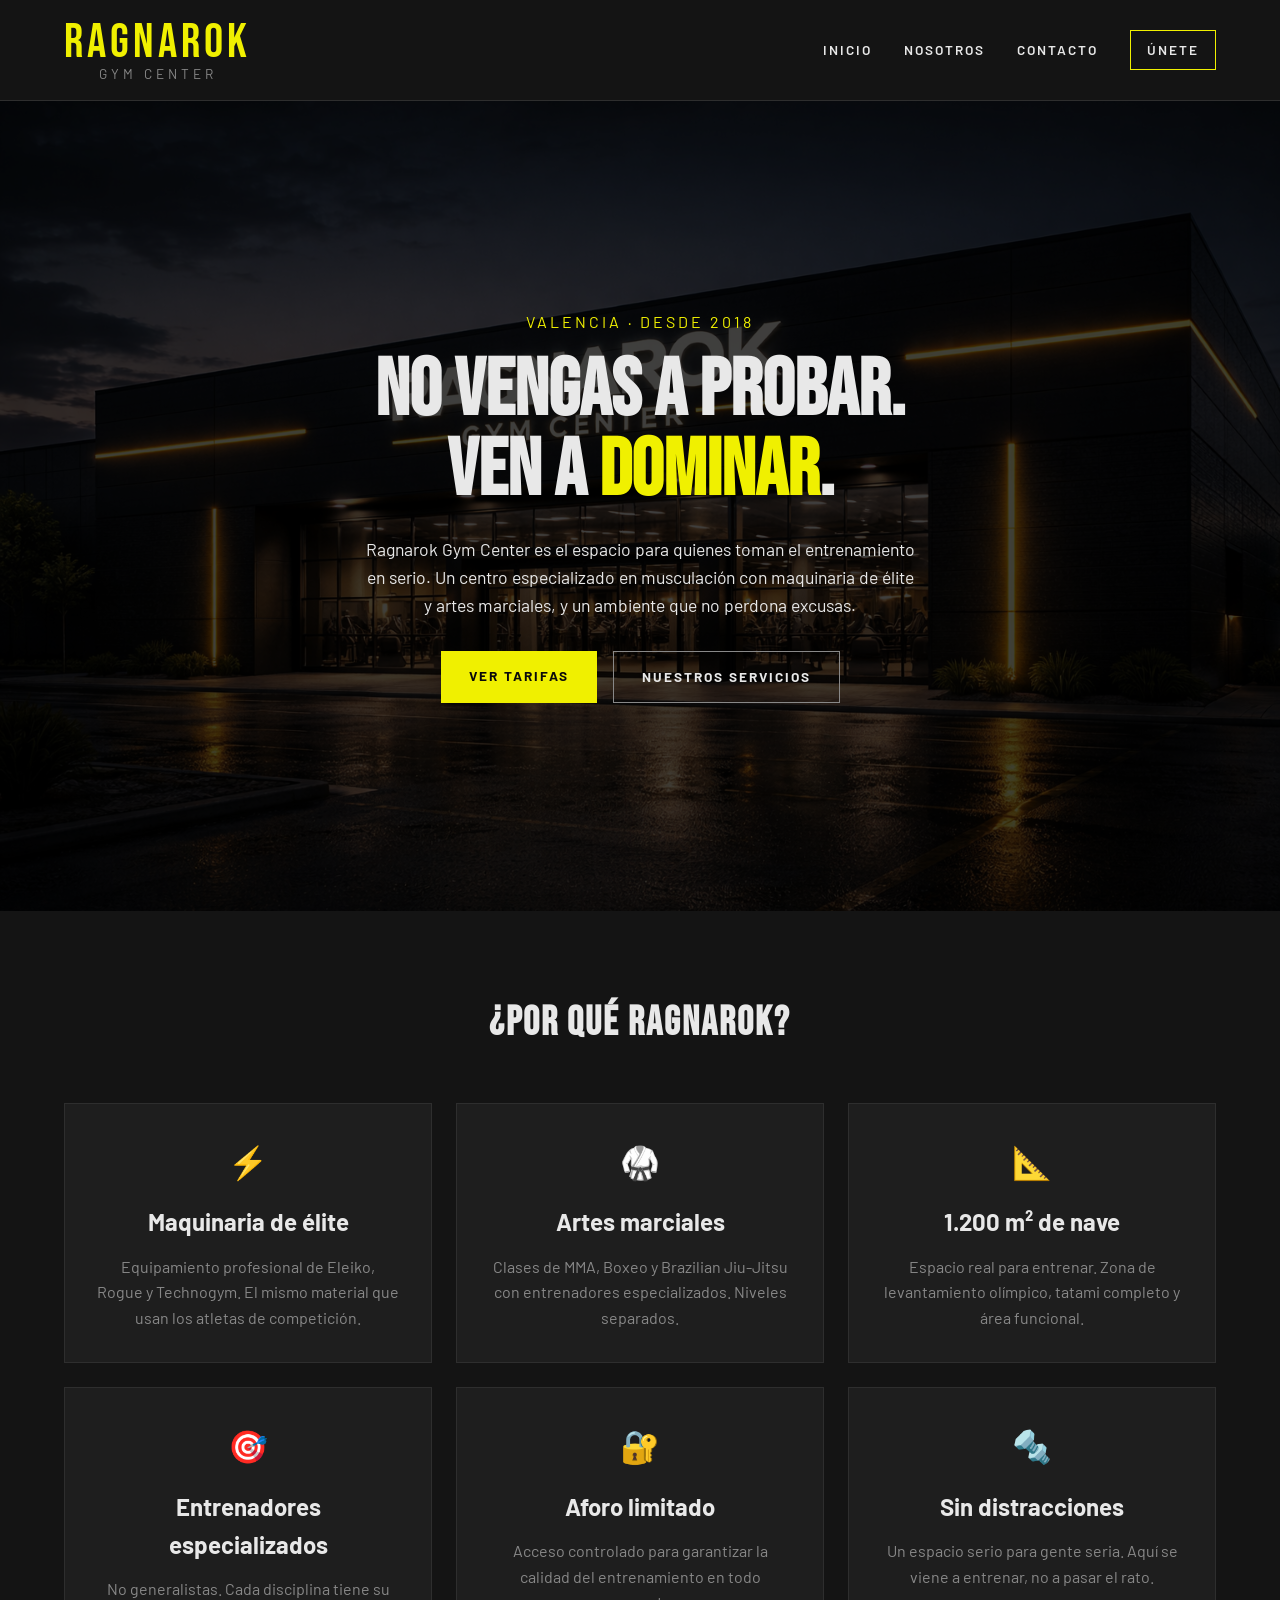
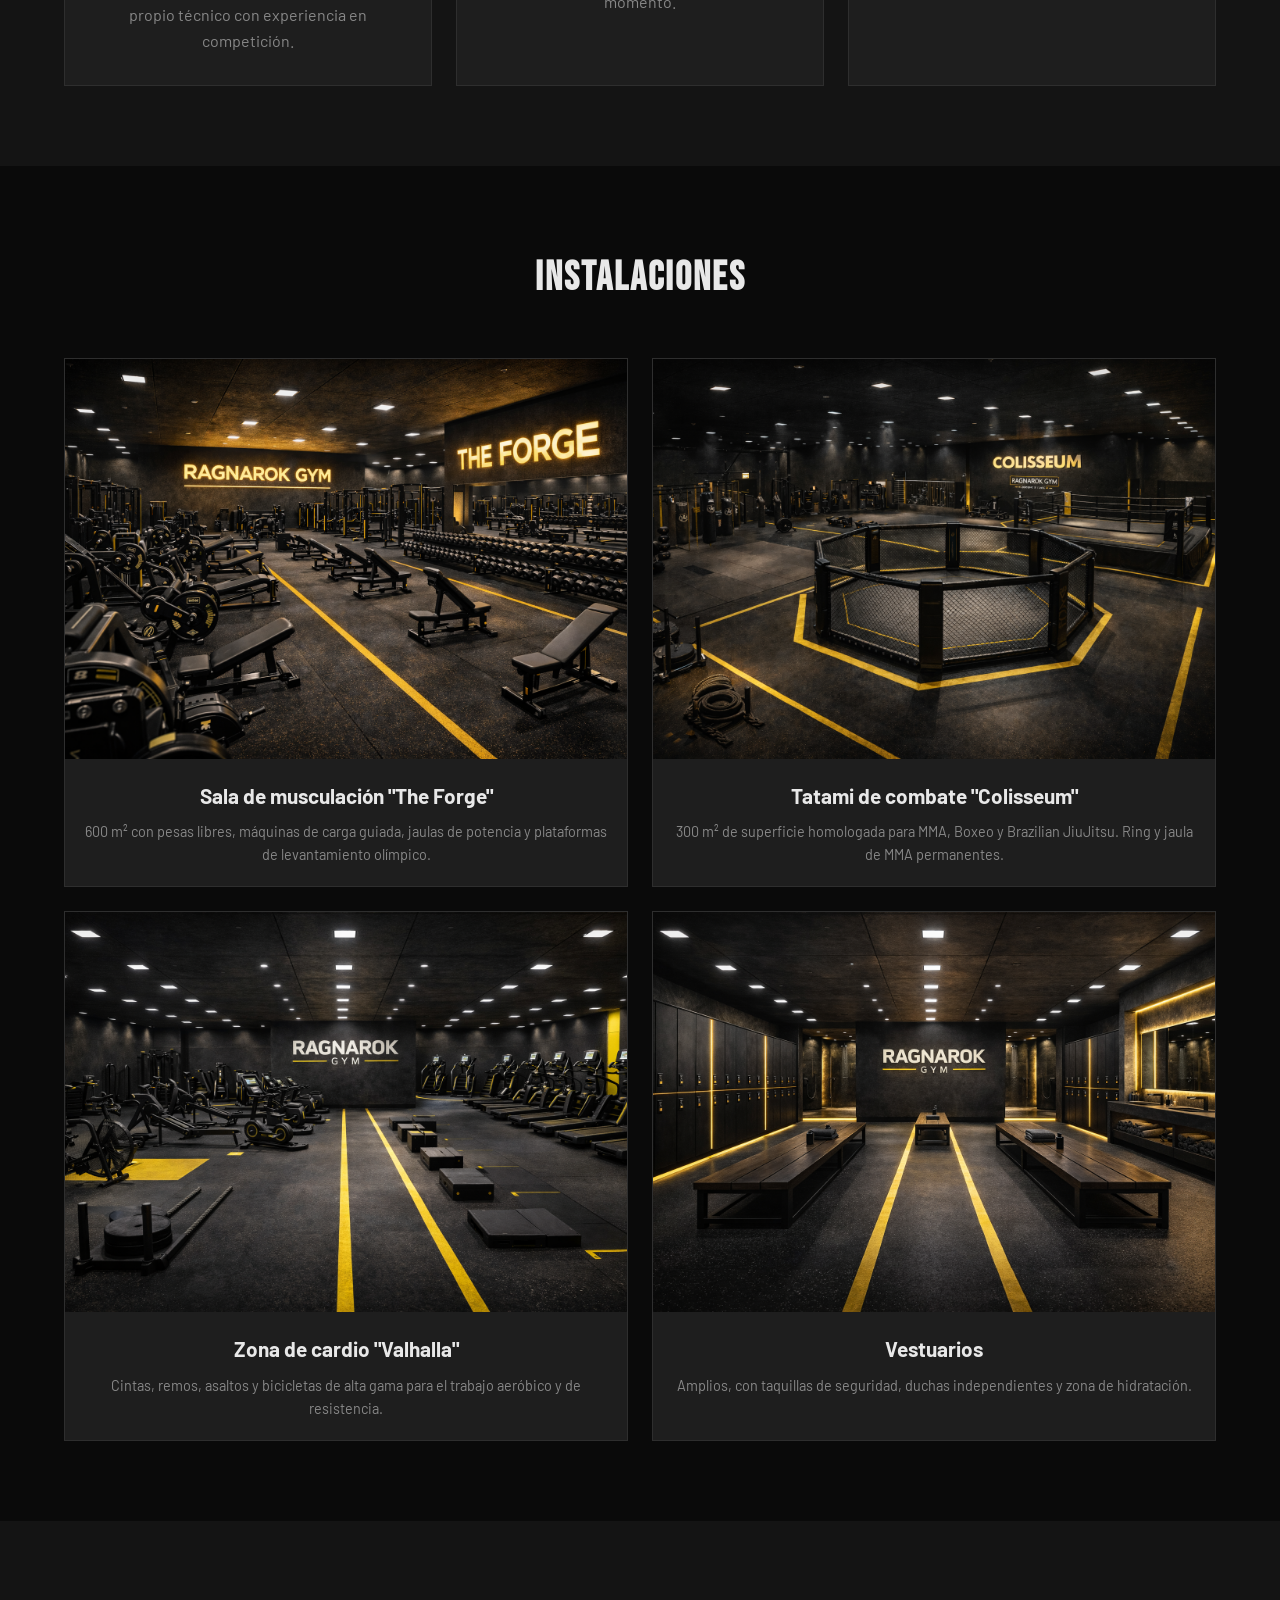
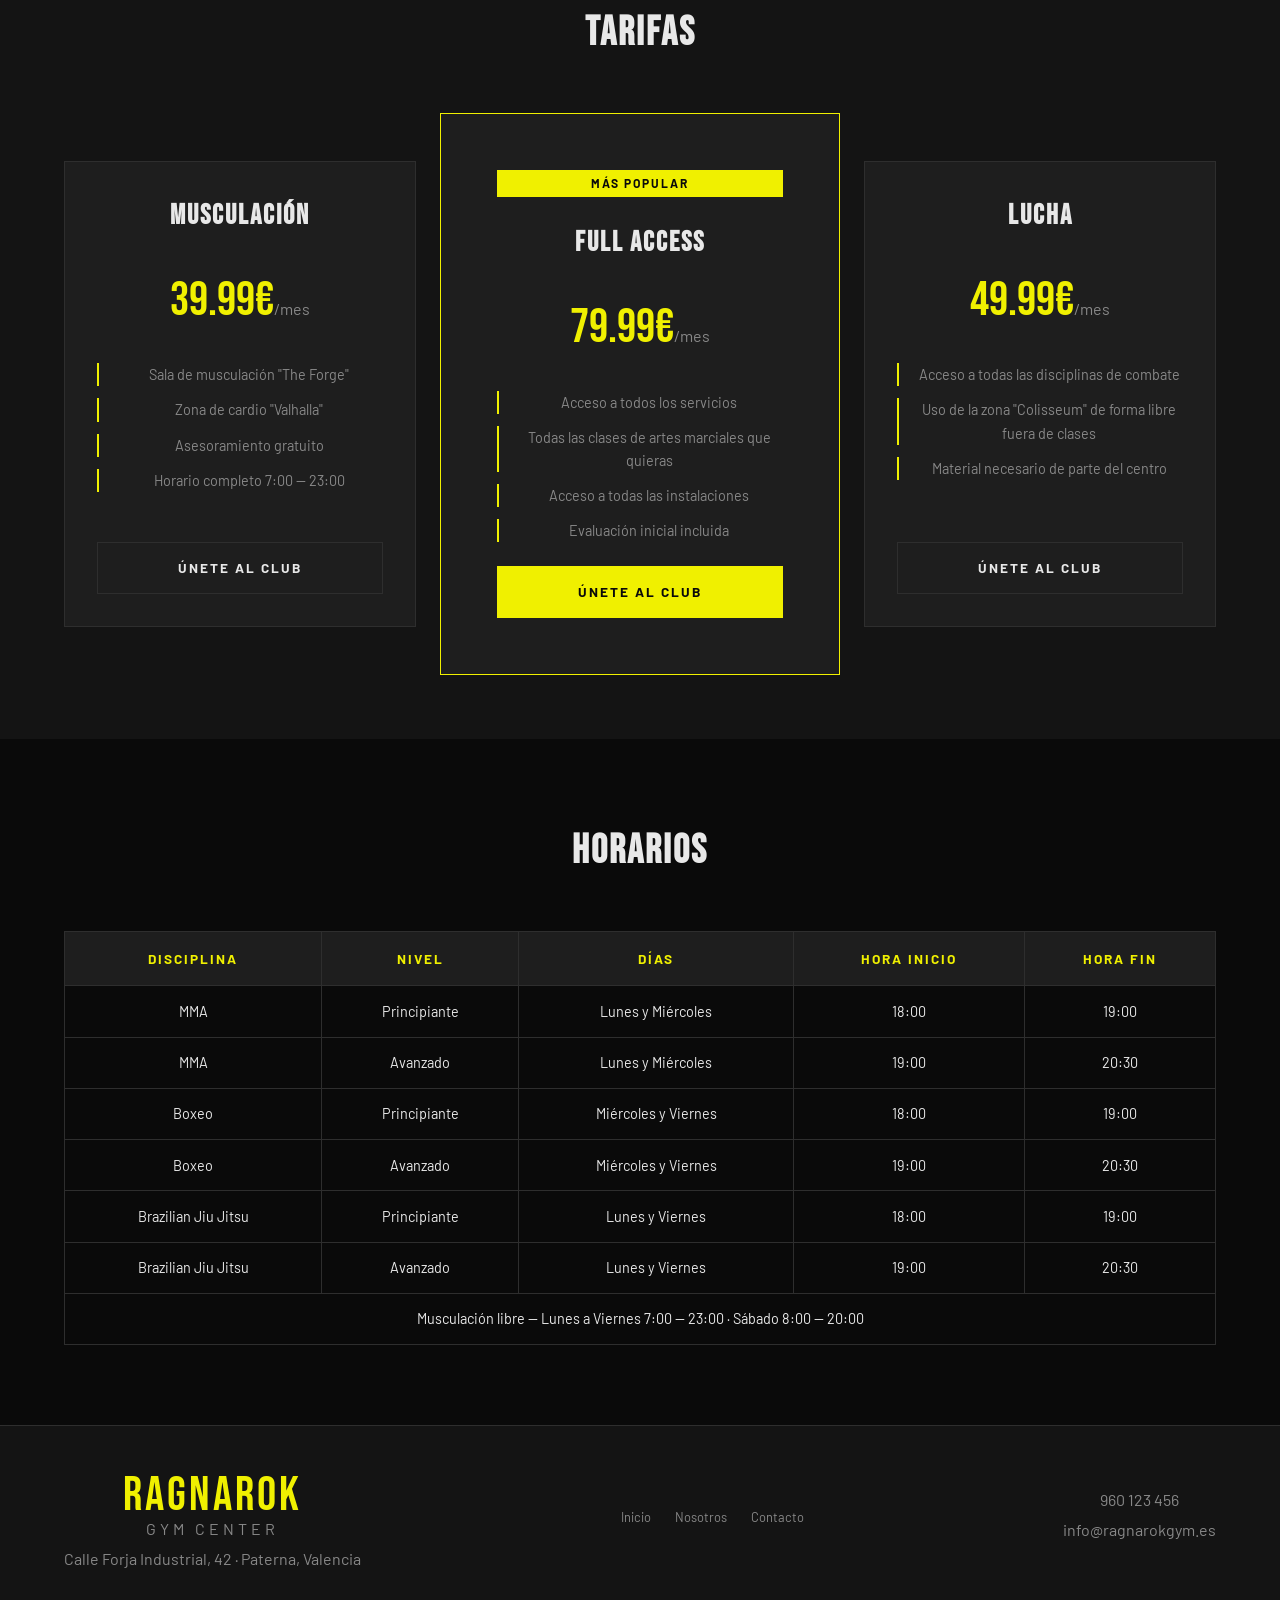
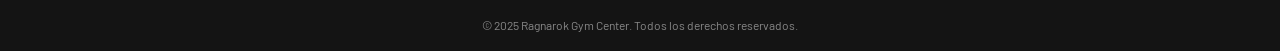
<file: web/index.html>
<!DOCTYPE html>
<html lang="en">
<head>
    <meta charset="UTF-8">
    <meta name="viewport" content="width=device-width, initial-scale=1.0">
    <title>Ragnarok Gym Center - Forja tu límite</title>
    <link rel="preconnect" href="https://fonts.googleapis.com" />
  <link rel="preconnect" href="https://fonts.gstatic.com" crossorigin />
  <link href="https://fonts.googleapis.com/css2?family=Bebas+Neue&family=Barlow:wght@300;400;600;700&display=swap" rel="stylesheet" />
  <link rel="stylesheet" href="styles.css" />
</head>
<body>

    <!-- HEADER -->
    <header >
        <div class="contenedor header-interno">

            <a href="index.html" class="logo">
                <span class="logo-nombre">RAGNAROK</span>
                <span class="logo-slogan">GYM CENTER</span>
            </a>

            <nav class="nav-principal">
                <a href="index.html" class="nav-enlace activo">Inicio</a>
                <a href="nosotros.html" class="nav-enlace">Nosotros</a>
                <a href="contacto.html" class="nav-enlace">Contacto</a>
                <a href="index.html#tarifas" class="nav-enlace nav-enlace--cta">Únete</a>
            </nav>

        </div>
    </header>

    <!-- MAIN -->
    <main>
        <section class="hero" id="inicio">
            <div class="hero-fondo"></div>
            <div class="contenedor hero-contenido">

                <p class="hero-eyebrow">Valencia · Desde 2018</p>

                <h1 class="hero-titulo">
                    No vengas a probar. <br>
                    Ven a <span class="texto-acento">dominar</span>.
                </h1>

                <p class="hero-descripcion">
                    Ragnarok Gym Center es el espacio para quienes toman el entrenamiento en serio.
                    Un centro especializado en musculación con maquinaria de élite y artes marciales,
                    y un ambiente que no perdona excusas.
                </p>

                <div class="hero-botones">
                    <a href="index.html#tarifas" class="btn btn--primario">Ver tarifas</a>
                    <a href="servicios.html" class="btn btn--fantasma">Nuestros servicios</a>
                </div>

            </div>
        </section>

        <!-- SECTION BENEFICIOS -->
        <section class="beneficios" id="beneficios">
            <div class="contenedor">

                <h2>¿Por qué Ragnarok?</h2>

                <div class="beneficios-grid">

                    <article>
                        <span>⚡</span>
                        <h3>Maquinaria de élite</h3>
                        <p>Equipamiento profesional de Eleiko, Rogue y Technogym. El mismo material que usan los atletas de competición.</p>
                    </article>

                    <article>
                        <span>🥋</span>
                        <h3>Artes marciales</h3>
                        <p>Clases de MMA, Boxeo y Brazilian Jiu-Jitsu con entrenadores especializados. Niveles separados.</p>
                    </article>

                    <article>
                        <span>📐</span>
                        <h3>1.200 m² de nave</h3>
                        <p>Espacio real para entrenar. Zona de levantamiento olímpico, tatami completo y área funcional.</p>
                    </article>

                    <article>
                        <span>🎯</span>
                        <h3>Entrenadores especializados</h3>
                        <p>No generalistas. Cada disciplina tiene su propio técnico con experiencia en competición.</p>
                    </article>

                    <article>
                        <span>🔐</span>
                        <h3>Aforo limitado</h3>
                        <p>Acceso controlado para garantizar la calidad del entrenamiento en todo momento.</p>
                    </article>

                    <article>
                        <span>🔩</span>
                        <h3>Sin distracciones</h3>
                        <p>Un espacio serio para gente seria. Aquí se viene a entrenar, no a pasar el rato.</p>
                    </article>
                </div>
            </div>
        </section>

        <!-- SECTION INSTALACIONES -->
        <section class="instalaciones" id="instalaciones">
            <div class="contenedor">

                <h2>Instalaciones</h2>

                <div class="instalaciones-grid">
                    <article>
                        <img src="img/sala-musculacion.jpg" alt="Sala de musculación principal">
                        <h3>Sala de musculación "The Forge"</h3>
                        <p>600 m² con pesas libres, máquinas de carga guiada, jaulas de potencia y plataformas de levantamiento olímpico.</p>
                    </article>

                    <article>
                        <img src="img/tatami.jpg" alt="Tatami y zona de combate">
                        <h3>Tatami de combate "Colisseum"</h3>
                        <p>300 m² de superficie homologada para MMA, Boxeo y Brazilian JiuJitsu. Ring y jaula de MMA permanentes.</p>
                    </article>

                    <article>
                        <img src="img/cardio.jpg" alt="Zona de cardio">
                        <h3>Zona de cardio "Valhalla"</h3>
                        <p>Cintas, remos, asaltos y bicicletas de alta gama para el trabajo aeróbico y de resistencia.</p>
                    </article>

                    <article>
                        <img src="img/vestuarios.jpg" alt="Vestuarios">
                        <h3>Vestuarios</h3>
                        <p>Amplios, con taquillas de seguridad, duchas independientes y zona de hidratación.</p>
                    </article>
                    

                </div>
            </div>
        </section>

        <!-- SECTION TARIFAS -->
        <section class="tarifas" id="tarifas">
            <div class="contenedor">

                <h2>Tarifas</h2>

                <div class="tarifas-grid">

                    <article>
                        <h3>Musculación</h3>
                        <p class="precio">39.99€<span>/mes</span></p>
                        <ul>
                            <li>Sala de musculación "The Forge"</li>
                            <li>Zona de cardio "Valhalla"</li>
                            <li>Asesoramiento gratuito</li>
                            <li>Horario completo 7:00 — 23:00</li>
                        </ul>
                        <a class="btn">Únete al club</a>
                    </article>

                    <article class="destacado">
                        <p class="badge">Más popular</p>
                        <h3>Full Access</h3>
                        <p class="precio">79.99€<span>/mes</span></p>
                        <ul>
                            <li>Acceso a todos los servicios</li>
                            <li>Todas las clases de artes marciales que quieras</li>
                            <li>Acceso a todas las instalaciones</li>
                            <li>Evaluación inicial incluida</li>
                        </ul>
                        <a class="btn">Únete al club</a>
                    </article>

                    <article>
                        <h3>Lucha</h3>
                        <p class="precio">49.99€<span>/mes</span></p>
                        <ul>
                            <li>Acceso a todas las disciplinas de combate</li>
                            <li>Uso de la zona "Colisseum" de forma libre fuera de clases</li>
                            <li>Material necesario de parte del centro</li>
                        </ul>
                        <a href="contacto.html" class="btn">Únete al club</a>
                    </article>

                </div>
            </div>

        </section>

        <!-- SECTION HORARIO  -->
        <section class="horarios" id="horarios">
            <div class="contenedor">

                <h2>Horarios</h2>

                <table>
                    <thead>
                        <tr>
                            <th>Disciplina</th>
                            <th>Nivel</th>
                            <th>Días</th>
                            <th>Hora inicio</th>
                            <th>Hora fin</th>
                        </tr>
                    </thead>
                    <tbody>
                        <tr>
                            <td>MMA</td>
                            <td>Principiante</td>
                            <td>Lunes y Miércoles</td>
                            <td>18:00</td>
                            <td>19:00</td>
                        </tr>
                        <tr>
                            <td>MMA</td>
                            <td>Avanzado</td>
                            <td>Lunes y Miércoles</td>
                            <td>19:00</td>
                            <td>20:30</td>
                        </tr>
                        <tr>
                            <td>Boxeo</td>
                            <td>Principiante</td>
                            <td>Miércoles y Viernes</td>
                            <td>18:00</td>
                            <td>19:00</td>
                        </tr>
                        <tr>
                            <td>Boxeo</td>
                            <td>Avanzado</td>
                            <td>Miércoles y Viernes</td>
                            <td>19:00</td>
                            <td>20:30</td>
                        </tr>
                        <tr>
                            <td>Brazilian Jiu Jitsu</td>
                            <td>Principiante</td>
                            <td>Lunes y Viernes</td>
                            <td>18:00</td>
                            <td>19:00</td>
                        </tr>
                        <tr>
                            <td>Brazilian Jiu Jitsu</td>
                            <td>Avanzado</td>
                            <td>Lunes y Viernes</td>
                            <td>19:00</td>
                            <td>20:30</td>
                        </tr>
                        <tr>
                            <td colspan="5">Musculación libre — Lunes a Viernes 7:00 — 23:00 · Sábado 8:00 — 20:00</td>
                        </tr>
                    </tbody>
                </table>
            </div>
        </section>

    </main>

    <!-- FOOTER  -->
    <footer class="footer">
        <div class="contenedor footer-inner">

            <div>
                <div class="logo-footer">
                    <p class="logo-nombre">RAGNAROK</p>
                    <p class="logo-slogan">GYM CENTER</p>
                </div>
                <p>Calle Forja Industrial, 42 · Paterna, Valencia</p>
            </div>

            <nav>
                <a href="index.html">Inicio</a>
                <a href="nosotros.html">Nosotros</a>
                <a href="contacto.html">Contacto</a>
            </nav>

            <div>
                <p>960 123 456</p>
                <p>info@ragnarokgym.es</p>
            </div>

        </div>

        <p class="footer-copy">© 2025 Ragnarok Gym Center. Todos los derechos reservados.</p>
    </footer>
</body>
</html>
</file>
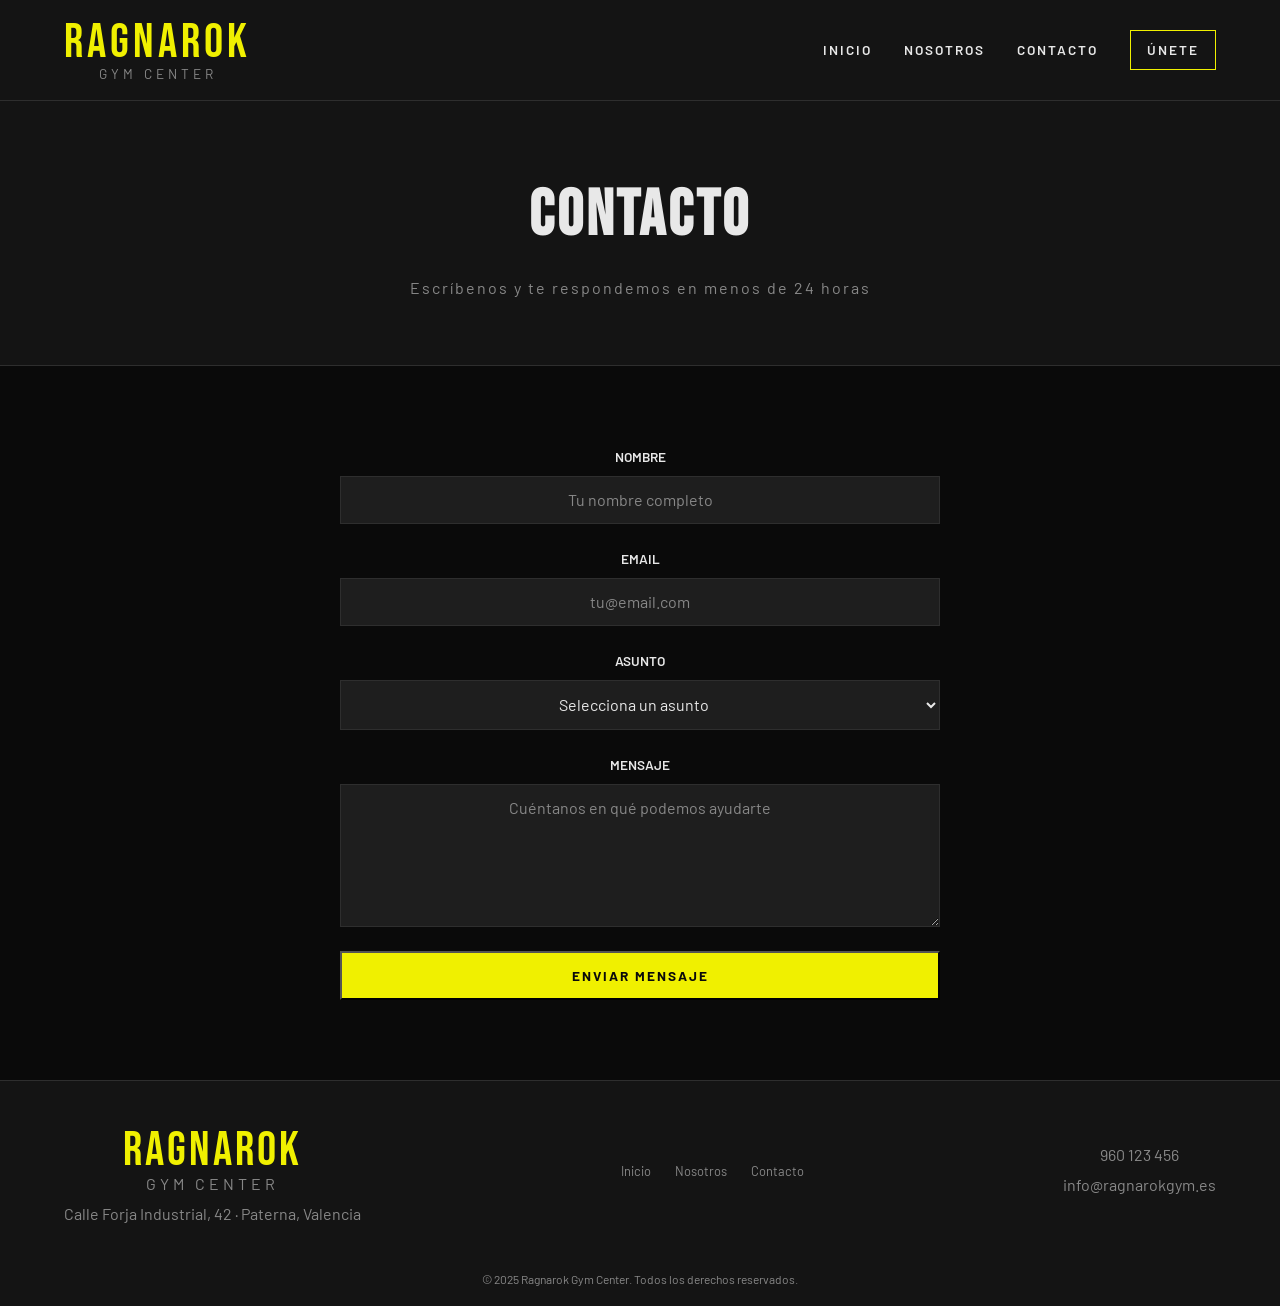
<file: web/contacto.html>
<!DOCTYPE html>
<html lang="es">
<head>
    <meta charset="UTF-8" />
    <meta name="viewport" content="width=device-width, initial-scale=1.0" />
    <title>Ragnarok Gym Center — Contacto</title>
    <link rel="preconnect" href="https://fonts.googleapis.com" />
    <link rel="preconnect" href="https://fonts.gstatic.com" crossorigin />
    <link href="https://fonts.googleapis.com/css2?family=Bebas+Neue&family=Barlow:wght@300;400;600;700&display=swap" rel="stylesheet" />
    <link rel="stylesheet" href="styles.css" />
</head>
<body>

    <header>
        <div class="contenedor header-interno">
            <a href="index.html" class="logo">
                <span class="logo-nombre">RAGNAROK</span>
                <span class="logo-slogan">GYM CENTER</span>
            </a>
            <nav class="nav-principal">
                <a href="index.html" class="nav-enlace">Inicio</a>
                <a href="nosotros.html" class="nav-enlace">Nosotros</a>
                <a href="contacto.html" class="nav-enlace activo">Contacto</a>
                <a href="index.html#tarifas" class="nav-enlace nav-enlace--cta">Únete</a>
            </nav>
        </div>
    </header>

    <main>

        <section class="pagina-hero">
        <div class="contenedor">
            <h1>Contacto</h1>
            <p>Escríbenos y te respondemos en menos de 24 horas</p>
        </div>
        </section>

        <section class="contacto">
            <div class="contenedor">

                <form class="formulario">

                <div class="campo">
                    <label for="nombre">Nombre</label>
                    <input type="text" id="nombre" name="nombre" placeholder="Tu nombre completo">
                </div>

                <div class="campo">
                    <label for="email">Email</label>
                    <input type="email" id="email" name="email" placeholder="tu@email.com">
                </div>

                <div class="campo">
                    <label for="asunto">Asunto</label>
                    <select id="asunto" name="asunto">
                        <option value="">Selecciona un asunto</option>
                        <option value="informacion">Información</option>
                        <option value="tarifas">Tarifas</option>
                        <option value="clases">Clases de artes marciales</option>
                    <option value="otro">Otro</option>
                    </select>
                </div>

                <div class="campo">
                    <label for="mensaje">Mensaje</label>
                    <textarea id="mensaje" name="mensaje" rows="6" placeholder="Cuéntanos en qué podemos ayudarte"></textarea>
                </div>

                <button type="submit" class="btn btn--primario">Enviar mensaje</button>

                </form>

            </div>
        </section>

    </main>

    <footer>
        <div class="contenedor footer-inner">
            <div>
                <p class="logo-nombre">RAGNAROK</p>
                <p class="logo-slogan">GYM CENTER</p>
                <p>Calle Forja Industrial, 42 · Paterna, Valencia</p>
            </div>
            <nav>
                <a href="index.html">Inicio</a>
                <a href="nosotros.html">Nosotros</a>
                <a href="contacto.html">Contacto</a>
            </nav>
            <div>
                <p>960 123 456</p>
                <p>info@ragnarokgym.es</p>
            </div>
        </div>
        <p class="footer-copy">© 2025 Ragnarok Gym Center. Todos los derechos reservados.</p>
    </footer>

</body>
</html>
</file>
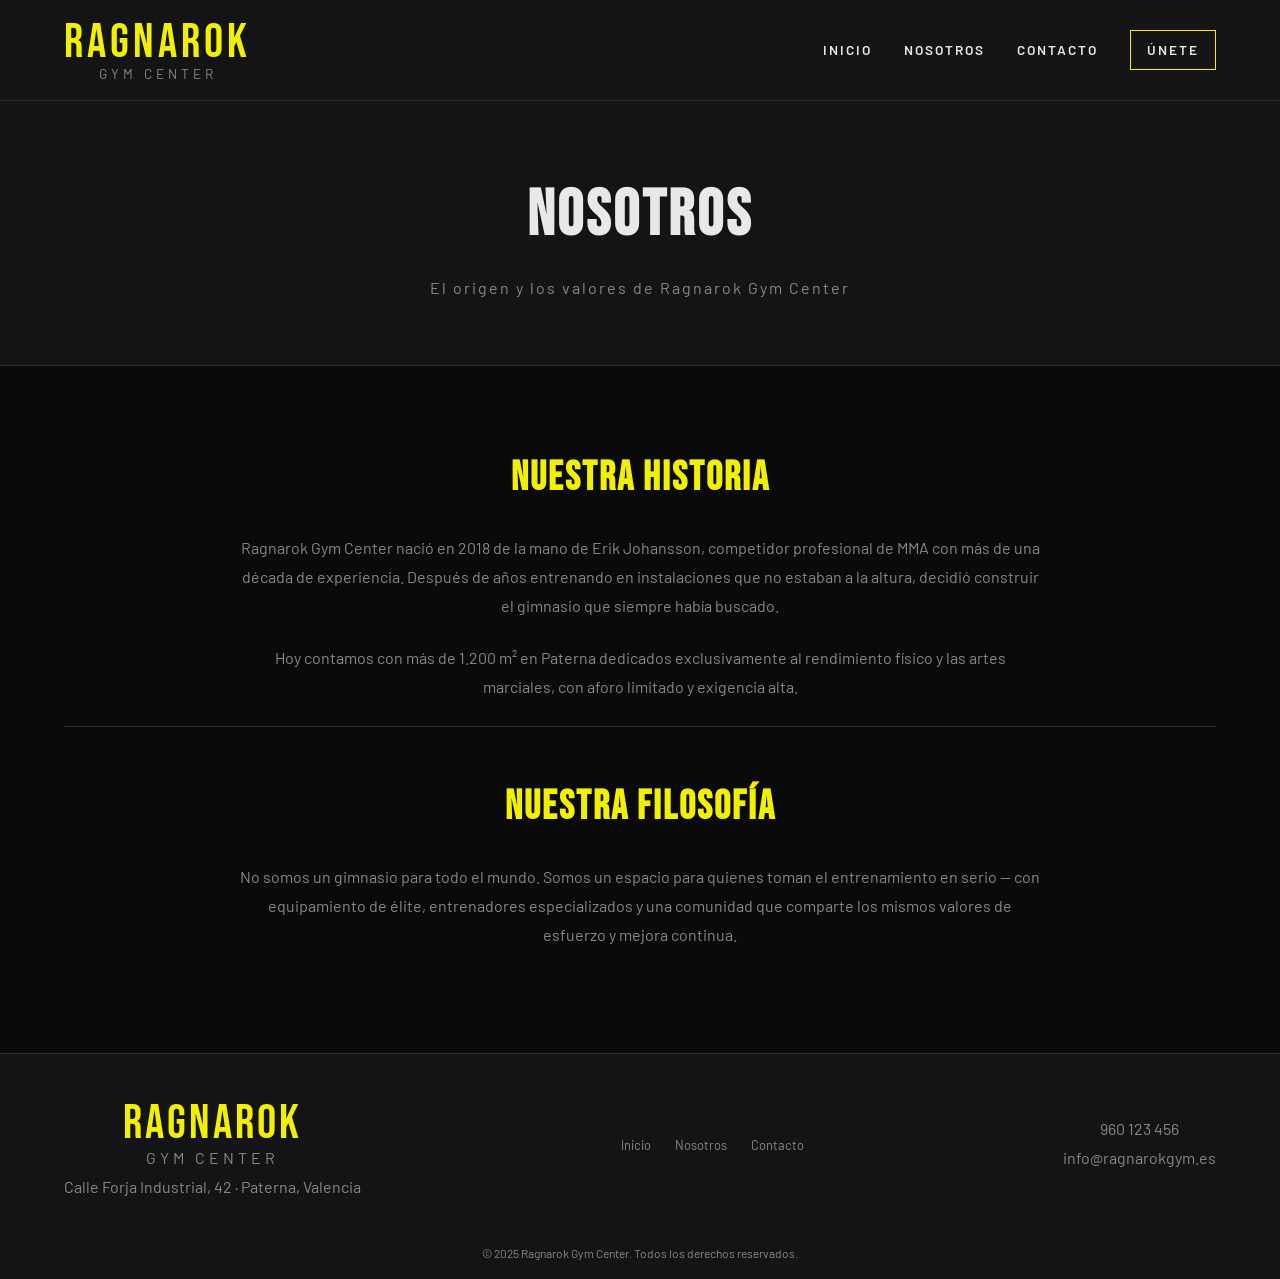
<file: web/nosotros.html>
<!DOCTYPE html>
<html lang="es">
<head>
  <meta charset="UTF-8" />
  <meta name="viewport" content="width=device-width, initial-scale=1.0" />
  <title>Ragnarok Gym Center — Nosotros</title>
  <link rel="preconnect" href="https://fonts.googleapis.com" />
  <link rel="preconnect" href="https://fonts.gstatic.com" crossorigin />
  <link href="https://fonts.googleapis.com/css2?family=Bebas+Neue&family=Barlow:wght@300;400;600;700&display=swap" rel="stylesheet" />
  <link rel="stylesheet" href="styles.css" />
</head>
<body>

    <header >
        <div class="contenedor header-interno">

            <a href="index.html" class="logo">
                <span class="logo-nombre">RAGNAROK</span>
                <span class="logo-slogan">GYM CENTER</span>
            </a>

            <nav class="nav-principal">
                <a href="index.html" class="nav-enlace">Inicio</a>
                <a href="nosotros.html" class="nav-enlace activo">Nosotros</a>
                <a href="contacto.html" class="nav-enlace">Contacto</a>
                <a href="index.html#tarifas" class="nav-enlace nav-enlace--cta">Únete</a>
            </nav>

        </div>
    </header>

    <main>
        <section class="pagina-hero">
            <div class="contenedor">
                <h1>Nosotros</h1>
                <p>El origen y los valores de Ragnarok Gym Center</p>
            </div>
            </section>

            <section class="nosotros-contenido">
            <div class="contenedor">

                <h2>Nuestra historia</h2>
                <p>Ragnarok Gym Center nació en 2018 de la mano de Erik Johansson, competidor profesional de MMA con más de una década de experiencia. Después de años entrenando en instalaciones que no estaban a la altura, decidió construir el gimnasio que siempre había buscado.</p>
                <p>Hoy contamos con más de 1.200 m² en Paterna dedicados exclusivamente al rendimiento físico y las artes marciales, con aforo limitado y exigencia alta.</p>

                <h2>Nuestra filosofía</h2>
                <p>No somos un gimnasio para todo el mundo. Somos un espacio para quienes toman el entrenamiento en serio — con equipamiento de élite, entrenadores especializados y una comunidad que comparte los mismos valores de esfuerzo y mejora continua.</p>

            </div>
    </section>
    </main>

    <footer class="footer">
        <div class="contenedor footer-inner">

            <div>
                <div class="logo-footer">
                    <p class="logo-nombre">RAGNAROK</p>
                    <p class="logo-slogan">GYM CENTER</p>
                </div>
                <p>Calle Forja Industrial, 42 · Paterna, Valencia</p>
            </div>

            <nav>
                <a href="index.html">Inicio</a>
                <a href="nosotros.html">Nosotros</a>
                <a href="contacto.html">Contacto</a>
            </nav>

            <div>
                <p>960 123 456</p>
                <p>info@ragnarokgym.es</p>
            </div>

        </div>

        <p class="footer-copy">© 2025 Ragnarok Gym Center. Todos los derechos reservados.</p>
    </footer>
</body>
</html>
</file>
<file: web/styles.css>
:root {
    --negro: #0a0a0a;
    --gris-oscuro: #141414;
    --gris-medio: #1e1e1e;
    --gris-borde: #2e2e2e;
    --texto-principal: #e8e8e8;
    --texto-secundario: #888888;
    --acento: #f0f000;
    --fuente-titulo: 'Bebas Neue', sans-serif;
    --fuente-cuerpo: 'Barlow', sans-serif;
    --borde: 1px solid var(--gris-borde);
}

* {
    margin: 0;
    padding: 0;
    box-sizing: border-box;
}

body {
    background-color: var(--negro);
    color: var(--texto-principal);
    font-family: var(--fuente-cuerpo);
    font-size: 16px;
    line-height: 1.6;
}

img {
    display: block;
    width: 100%;
}

a {
    text-decoration: none;
    color: inherit;
}

/* =====================
        HEADER
====================== */

.contenedor {
    max-width: 1200px;
    margin: 0 auto;
    padding: 0 24px;
}

header {
    background-color: var(--gris-oscuro);
    border-bottom: var(--borde);
    position: sticky;
    top: 0;
    z-index: 100;
    padding: 15px;
}

.header-interno {
    display: flex;
    justify-content: space-between;
    align-items: center;
    height: 70px;
}

/* -- LOGO -- */
.logo {
    display: flex;
    flex-direction: column;
    line-height: 1;
}

.logo-nombre {
    font-family: var(--fuente-titulo);
    font-size: 3rem;
    color: var(--acento);
    letter-spacing: 4px;
}

.logo-slogan {
    font-size: 0.85rem;
    letter-spacing: 4px;
    color: var(--texto-secundario);
}

/* -- NAV -- */
.nav-principal {
    display: flex;
    gap: 32px;
    align-items: center;
}

.nav-enlace {
    font-size: 0.85rem;
    font-weight: 600;
    letter-spacing: 2px;
    text-transform: uppercase;
    color: var(--texto-principal);
    transition: color 0.2s;
}

.nav-enlace:hover {
    color: var(--acento);
}

.nav-enlace--cta {
    border: 1px solid var(--acento);
    color: var(--texto-principal);
    padding: 8px 16px;
}

.nav-enlace--cta:hover{
    background-color: var(--acento);
    color: var(--negro);
}

/* =====================
        HERO
====================== */

.hero {
    position: relative;
    min-height: 90vh;
    display: flex;
    align-items: center;
    background-image: url(img/gimnasio.jpg);
    background-size: cover;
    background-position: center;
}

.hero::before {
    content: '';
    position: absolute;
    inset: 0;
    background-color: rgba(0, 0, 0, 0.75);
}

.hero-contenido {
    position: relative;
    max-width: 700px;
}

.hero-eyebrow {
    font: 0.85rem;
    letter-spacing: 3px;
    text-transform: uppercase;
    color: var(--acento);
    margin-bottom: 1rem;
}

.hero-titulo {
    font-family: var(--fuente-titulo);
    font-size: 5rem;
    line-height: 1;
    margin-bottom: 1.5rem;
}

.texto-acento {
    color: var(--acento);
}

.hero-descripcion {
    font-size: 1.1rem;
    color: var(--texto-principal);
    max-width: 550px;
    margin-bottom: 2rem;
}

.hero-botones {
    display: flex;
    gap: 1rem;
    justify-content: center;
}

.btn {
    font-family: var(--fuente-cuerpo);
    font-size: 0.85rem;
    font-weight: 700;
    letter-spacing: 2px;
    text-transform: uppercase;
    padding: 14px 28px;
    cursor: pointer;
    transition: all 0.2s;
}

.btn--primario {
    background-color: var(--acento);
    color: var(--negro);
}

.btn--primario:hover {
    background-color: #fff;
}

.btn--fantasma {
    border: 1px solid var(--texto-secundario);
    color: var(--texto-principal);
}

.btn--fantasma:hover {
    border-color: var(--acento);
    color: var(--acento);
}

/* =====================
    SECTION BENEFICIOS
====================== */

.beneficios {
  background-color: var(--gris-oscuro);
  padding: 5rem 0;
}

.beneficios h2 {
  color: var(--texto-principal);
  font-size: 2.5rem;
  text-align: center;
  margin-bottom: 3rem;
  font-family: var(--fuente-titulo);
  letter-spacing: 2px;
}

.beneficios-grid{
    display: grid;
    grid-template-columns: repeat(3, 1fr);
    gap: 1.5rem;
}

.beneficios-grid article {
  background-color: var(--gris-medio);
  border: var(--borde);
  padding: 2rem;
}

.beneficios-grid article span {
    font-size: 2rem;
    display: block;
    margin-bottom: 1rem;
}

.beneficios-grid article h3 {
  color: var(--texto-principal);
  font-size: 1.5rem;
  margin-bottom: 0.75rem;
}

.beneficios-grid article p {
  color: var(--texto-secundario);
  font-size: 1rem;
}

/* =====================
  SECCIÓN INSTALACIONES
====================== */

.instalaciones {
    background-color: var(--negro);
    padding: 5rem 0;
}

.instalaciones h2 {
    color: var(--texto-principal);
    font-family: var(--fuente-titulo);
    font-size: 2.5rem;
    letter-spacing: 2px;
    text-align: center;
    margin-bottom: 3rem;
}

.instalaciones-grid {
    display: grid;
    grid-template-columns: repeat(2, 1fr);
    gap: 1.5rem;
}

.instalaciones-grid article {
    background-color: var(--gris-medio);
    border: var(--borde);
    overflow: hidden;
}

.instalaciones-grid article img {
    width: 100%;
    height: 400px;
    object-fit: cover;
}

.instalaciones-grid h3 {
    color: var(--texto-principal);
    font-size: 1.3rem;
    padding: 1.25rem 1.25rem 0.5rem;
}

.instalaciones-grid p {
    color: var(--texto-secundario);
    font-size: 0.9rem;
    padding: 0 1.25rem 1.25rem;
}

/* =====================
  SECCIÓN TARIFAS
====================== */

.tarifas {
    background-color: var(--gris-oscuro);
    padding: 5rem 0 7rem;
}

.tarifas h2 {
    color: var(--texto-principal);
    font-family: var(--fuente-titulo);
    font-size: 2.5rem;
    letter-spacing: 2px;
    text-align: center;
    margin-bottom: 6rem;
}

.tarifas-grid {
    display: flex;
    gap: 1.5rem;
}

.tarifas-grid article {
    background-color: var(--gris-medio);
    border: var(--borde);
    padding: 2rem;
    flex: 1;
    display: flex;
    flex-direction: column;
    gap: 1.5rem;
}

.tarifas-grid article.destacado {
    border-color: var(--acento); 
    padding: 3.5rem;
    margin-top: -3rem;
    margin-bottom: -3rem;
}

.tarifas-grid article h3 {
    color: var(--texto-principal);
    font-family: var(--fuente-titulo);
    font-size: 1.75rem;
    letter-spacing: 2px;
}

.badge {
    background-color: var(--acento);
    color: var(--negro);
    font-size: 0.75rem;
    font-weight: 700;
    letter-spacing: 2px;
    text-transform: uppercase;
    padding: 4px 10px;
    display: inline-block;
}

.precio {
    font-family: var(--fuente-titulo);
    font-size: 3rem;
    color: var(--acento);
}

.precio span {
    font-family: var(--fuente-cuerpo);
    font-size: 1rem;
    color: var(--texto-secundario);
}

.tarifas-grid article ul {
    list-style: none;
    display: flex;
    flex-direction: column;
    gap: 0.75rem;
}

.tarifas-grid article ul li {
    color: var(--texto-secundario);
    font-size: 0.9rem;
    padding-left: 1rem;
    border-left: 2px solid var(--acento);
}

.tarifas-grid article .btn {
    background-color: transparent;
    border: 1px solid var(--gris-borde);
    color: var(--texto-principal);
    text-align: center;
    margin-top: auto;
    cursor: pointer;
}

.tarifas-grid article .btn:hover {
    border-color: var(--acento);
    color: var(--acento);
}

.tarifas-grid article.destacado .btn {
  background-color: var(--acento);
  border-color: var(--acento);
  color: var(--negro);
}

/* =====================
    SECCIÓN HORARIOS
====================== */

.horarios {
    background-color: var(--negro);
    padding: 5rem 0;
}

.horarios h2 {
    color: var(--texto-principal);
    font-family: var(--fuente-titulo);
    font-size: 2.5rem;
    letter-spacing: 2px;
    text-align: center;
    margin-bottom: 3rem;
}

.horarios table {
    width: 100%;
    border-collapse: collapse;
}

.horarios th {
    background-color: var(--gris-medio);
    color: var(--acento);
    border: var(--borde);
    font-size: 0.85rem;
    letter-spacing: 2px;
    text-transform: uppercase;
    padding: 1rem;
    text-align: center;
}

.horarios td {
    color: var(--texto-pri);
    border: var(--borde);
    font-size: 0.9rem;
    padding: 0.85rem 1rem;
}

.horarios tr:hover td {
    background-color: var(--gris-medio);
    color: var(--texto-principal);
}

/* =====================
        FOOTER
====================== */

footer {
    background-color: var(--gris-oscuro);
    border-top: var(--borde);
    padding: 2rem 0 1rem;
}

.footer-inner {
    display: flex;
    justify-content: space-between;
    align-items: center;
    gap: 2rem;
    margin-bottom: 1.5rem;
}

.footer-inner p {
    color: var(--texto-secundario);
    font-size: 1rem;
    margin-bottom: 0.25rem;
}

.footer-inner .logo-nombre {
    color: var(--acento);
    font-family: var(--fuente-titulo);
    font-size: 3rem;
    letter-spacing: 3px;
}

.footer-inner .logo-slogan {
    color: var(--texto-secundario);
    font-size: 1rem;
    letter-spacing: 4px;
    margin-top: -1.4rem;
}

.footer-inner nav {
    display: flex;
    gap: 1.5rem;
}

.footer-inner nav a {
    color: var(--texto-secundario);
    font-size: 0.8rem;
    transition: color 0.2s;
}

.footer-inner nav a:hover {
    color: var(--acento);
}

.footer-copy {
    color: var(--texto-muted);
    font-size: 0.75rem;
    text-align: center;
    padding-top: 1rem;
    color: var(--texto-secundario);
}

/* =====================
    MEDIA QUERIES
====================== */


@media (max-width: 768px) {

    .header-interno {
        flex-wrap: wrap;
        height: auto;
        padding: 1rem 0;
        gap: 1rem;
    }

    .nav-principal {
        flex-wrap: wrap;
        gap: 1rem;
    }

    .hero-titulo {
        font-size: 3rem;
    }

    .hero-botones {
        flex-direction: column;
        text-align: center;
    }

    .beneficios-grid {
        grid-template-columns: 1fr;
    }

    .instalaciones-grid {
        grid-template-columns: 1fr;
    }

    .tarifas-grid {
        flex-direction: column;
    }

    .tarifas-grid article.destacado {
        margin: 0;
    }

    .horarios table {
        font-size: 0.75rem;
    }

    .horarios th,
    .horarios td {
        padding: 0.5rem;
    }

    .footer-inner {
        flex-direction: row;
        gap: 1.5rem;
        padding: 1.5rem;
    }

    .footer-inner nav {
        flex-direction: column;
        gap: 0.75rem;
    }
}

/* =====================
        NOSOTROS
====================== */

* {
    text-align: center;
}

.pagina-hero {
    background-color: var(--gris-oscuro);
    border-bottom: var(--borde);
    padding: 4rem 0;
}

.pagina-hero h1 {
    font-family: var(--fuente-titulo);
    font-size: 4rem;
    letter-spacing: 3px;
    color: var(--texto-principal);
    margin-bottom: 0.5rem;
}

.pagina-hero p {
    color: var(--texto-secundario);
    font-size: 1rem;
    letter-spacing: 2px;
}

.nosotros-contenido {
    background-color: var(--negro);
    padding: 5rem 0;
}

.nosotros-contenido h2 {
    font-family: var(--fuente-titulo);
    font-size: 2.5rem;
    letter-spacing: 2px;
    color: var(--acento);
    margin-bottom: 1.5rem;
    margin-top: 0;
    padding-top: 3rem;
    border-top: var(--borde);

}

.nosotros-contenido h2:first-child {
    padding-top: 0;
    border-top: none;
}

.nosotros-contenido p {
    color: var(--texto-secundario);
    font-size: 1rem;
    max-width: 800px;
    margin: 0 auto 1.5rem;
    line-height: 1.8;
    text-align: center;
}

/* =====================
        CONTACTO
====================== */

.contacto {
    background-color: var(--negro);
    padding: 5rem 0;
}

.formulario {
    display: flex;
    flex-direction: column;
    gap: 1.5rem;
    max-width: 600px;
    margin: 0 auto;
}

.campo {
    display: flex;
    flex-direction: column;
    gap: 0.5rem;
}

.campo label {
    font-size: 0.85rem;
    font-weight: 600;
    text-transform: uppercase;
    color: var(--texto-principal);
}

.campo input,
.campo select,
.campo textarea {
    background-color: var(--gris-medio);
    border: var(--borde);
    color: var(--texto-principal);
    font-family: var(--fuente-cuerpo);
    font-size: 1rem;
    padding: 0.85rem 1rem;
    outline: none;
    cursor: pointer;
    transition: border-color 0.2s;
}

.campo input:focus,
.campo select:focus,
.campo textarea:focus {
    border-color: var(--acento);
}

.campo input::placeholder,
.campo textarea::placeholder {
    color: var(--texto-secundario);
}

.campo select option {
    background-color: var(--gris-medio);
}

.campo textarea {
    resize: vertical;
}
</file>
